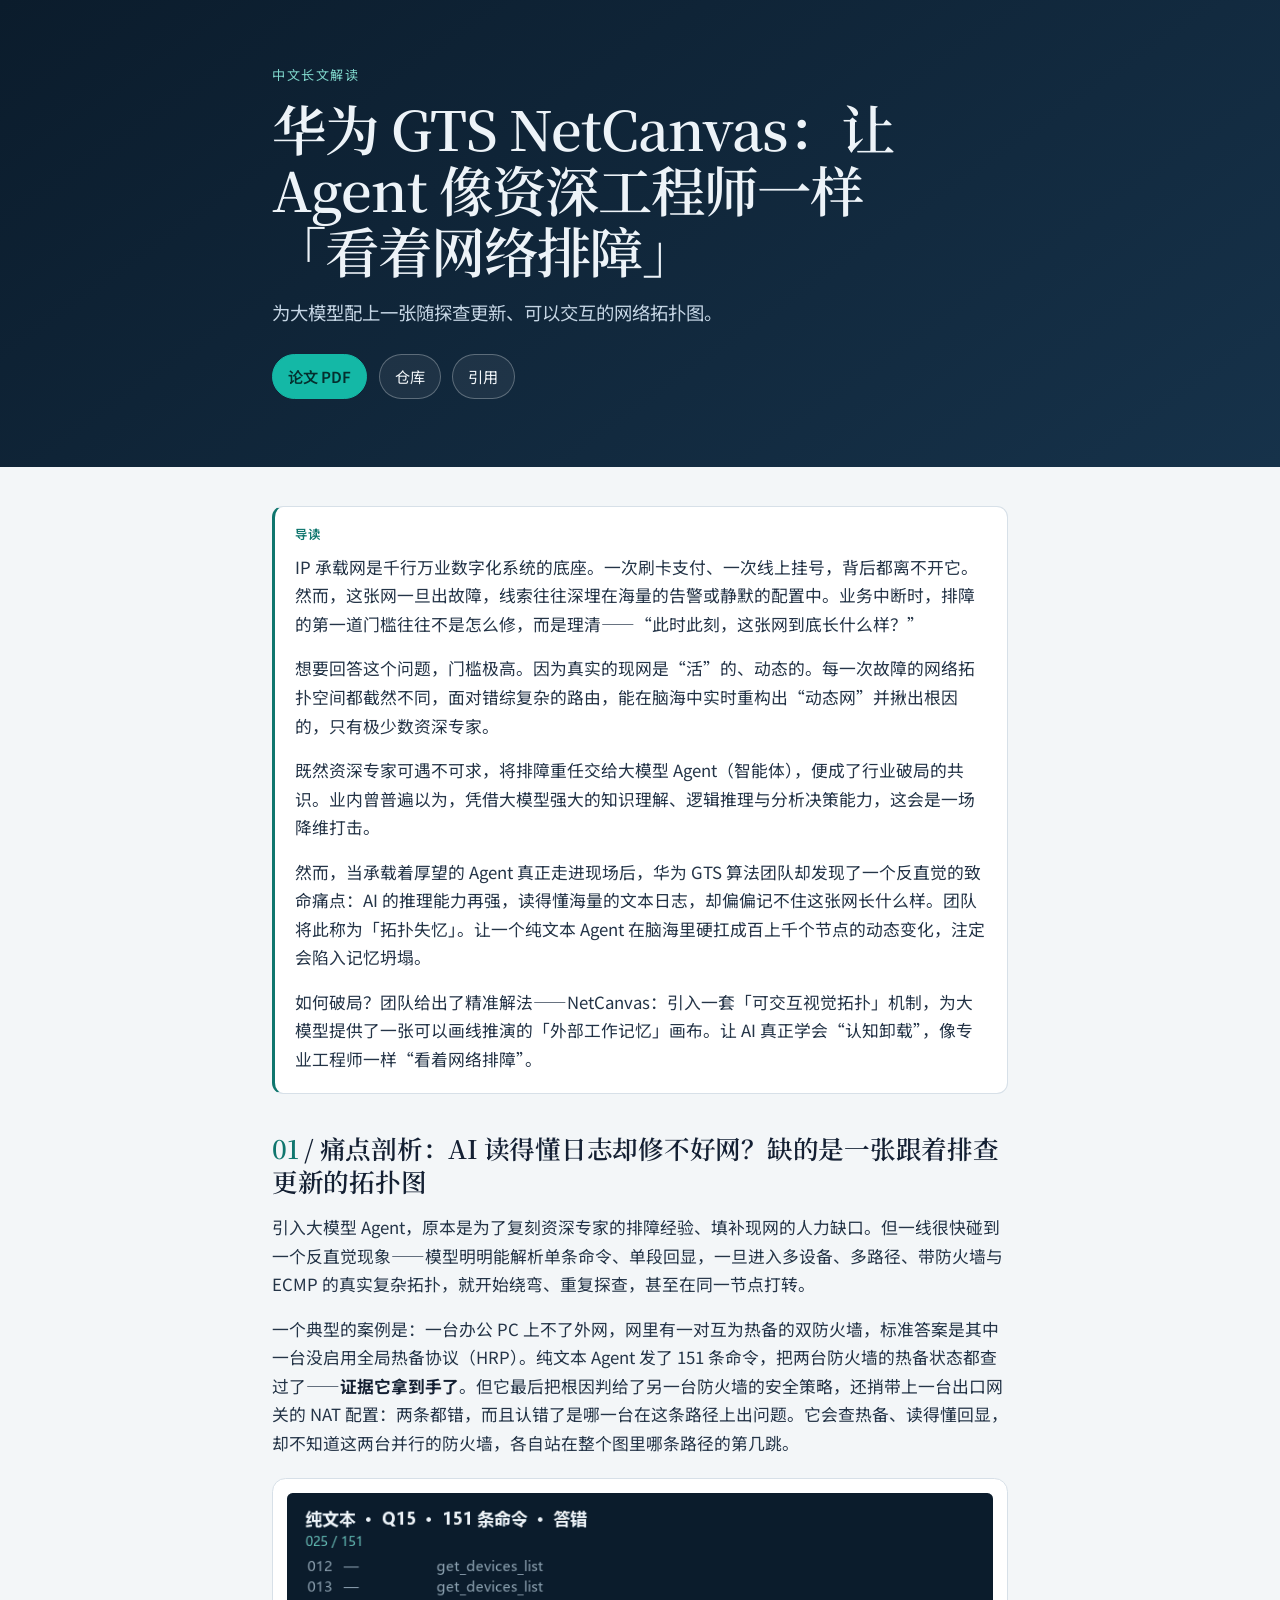
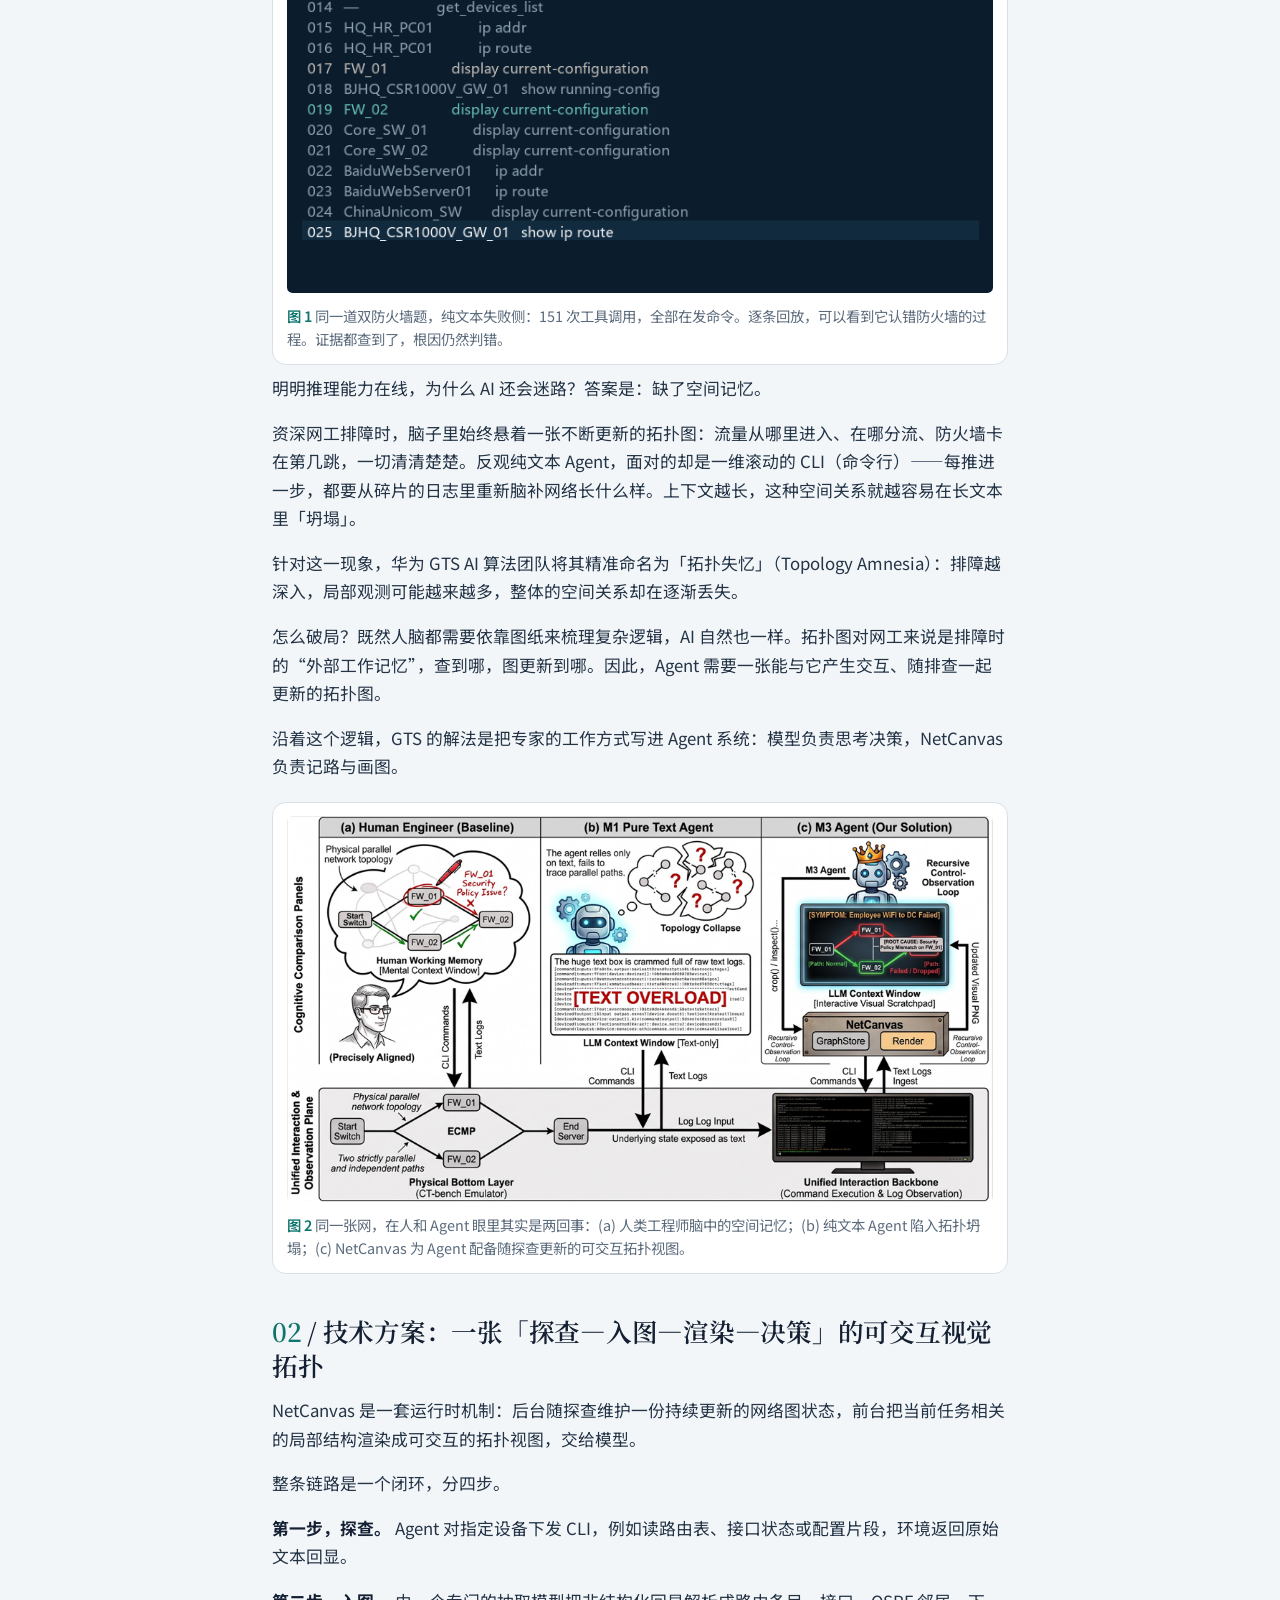
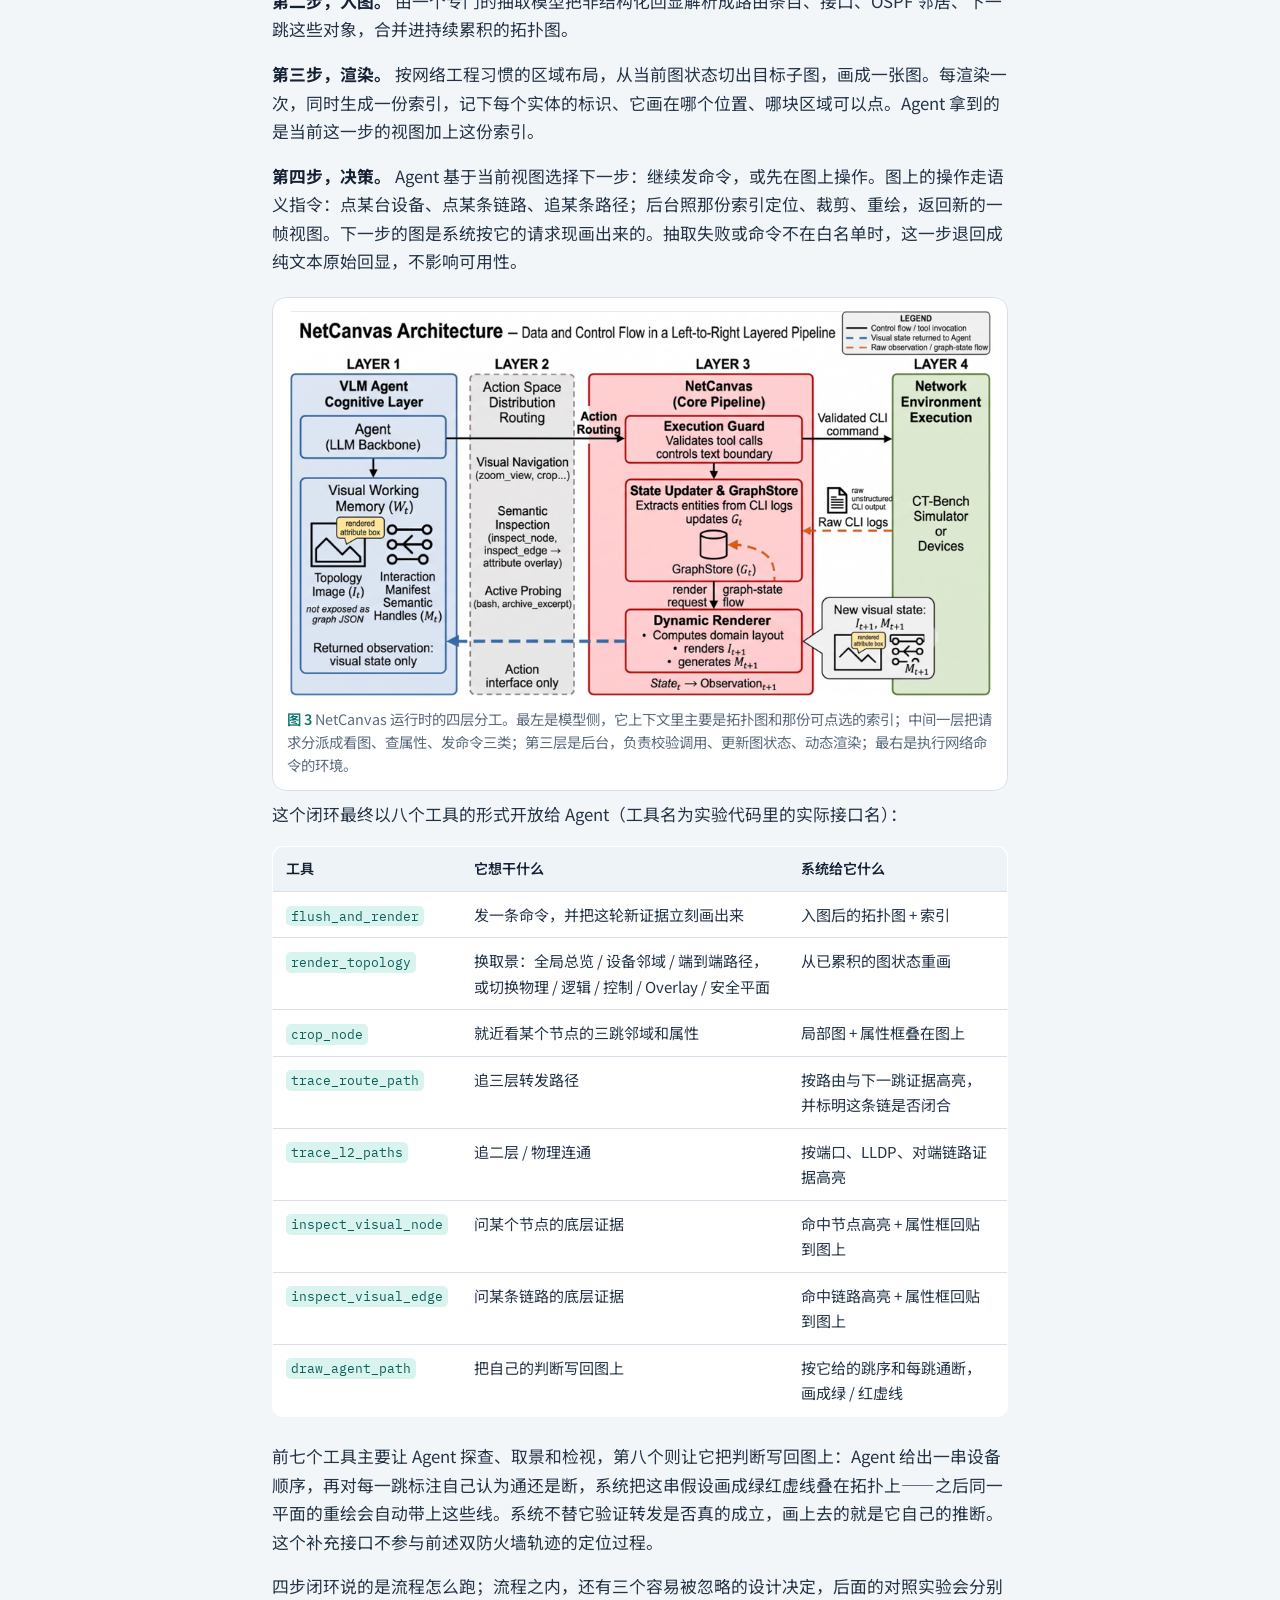
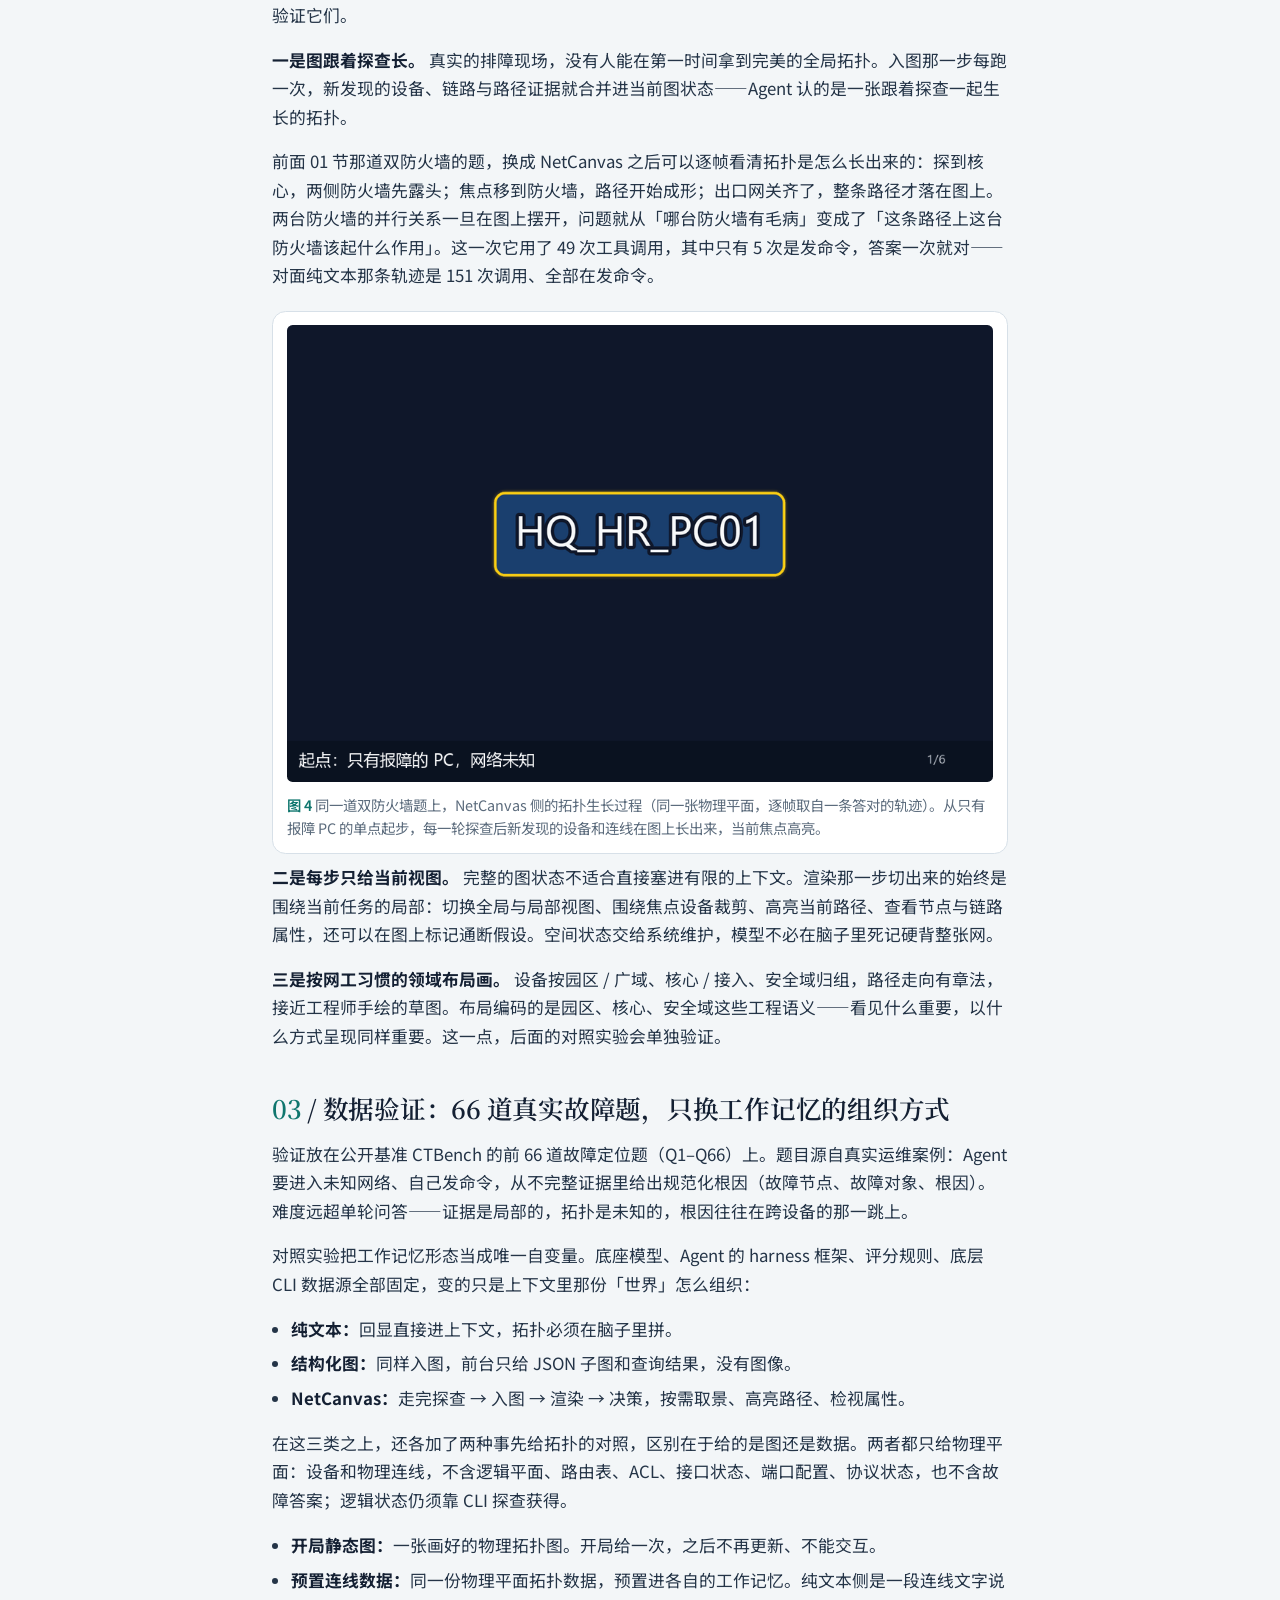
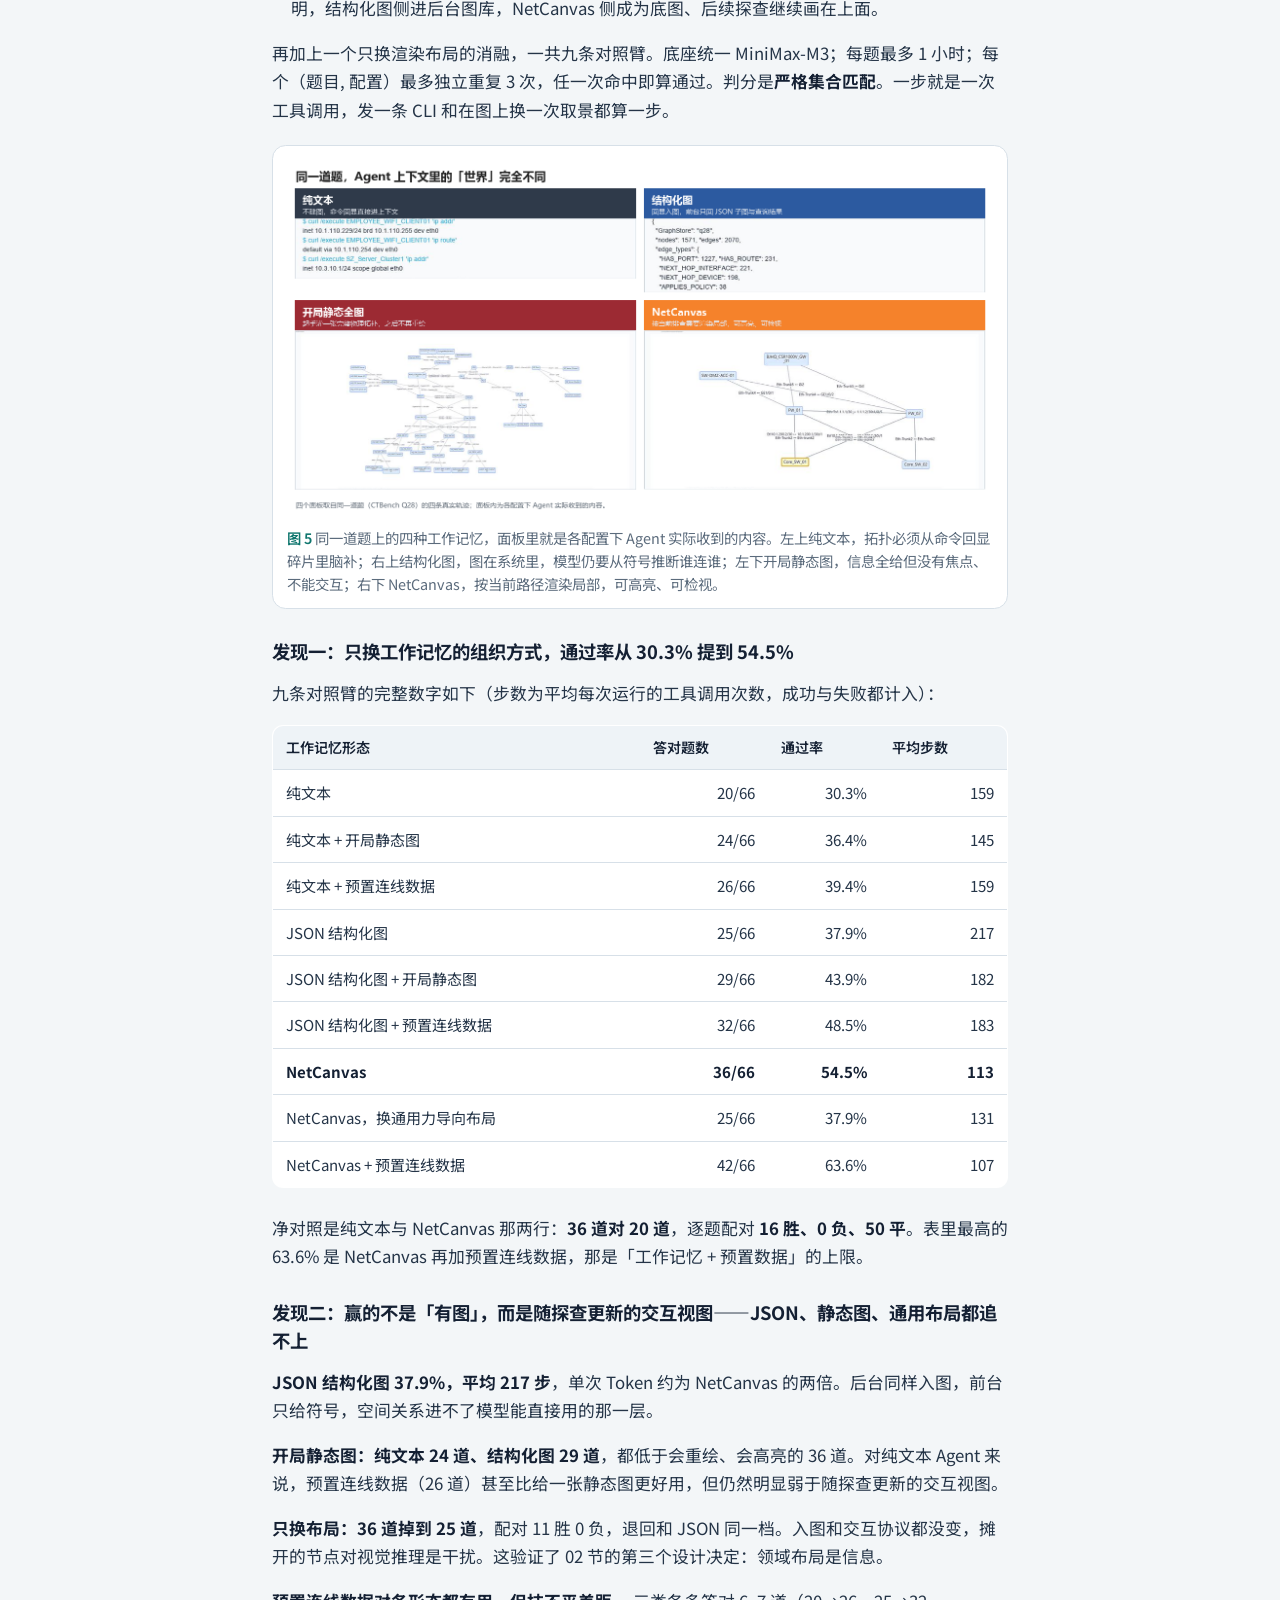
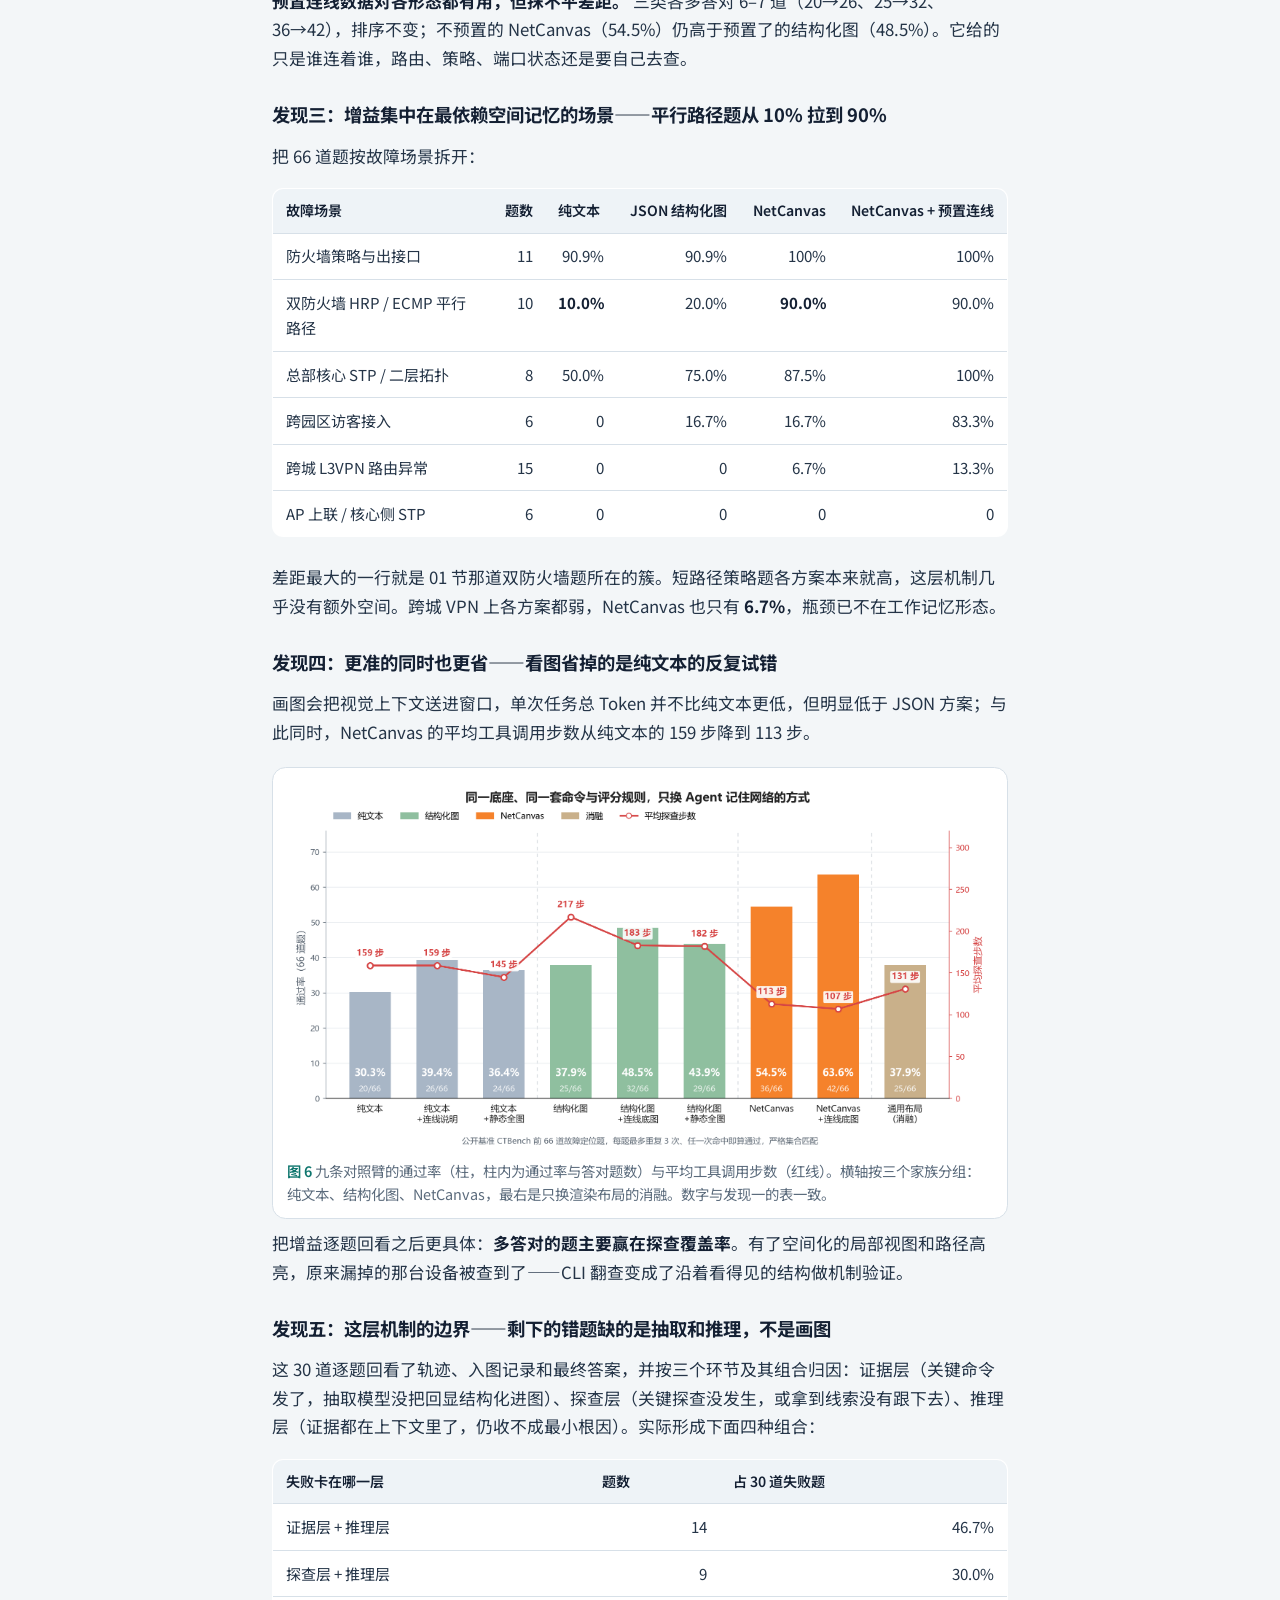
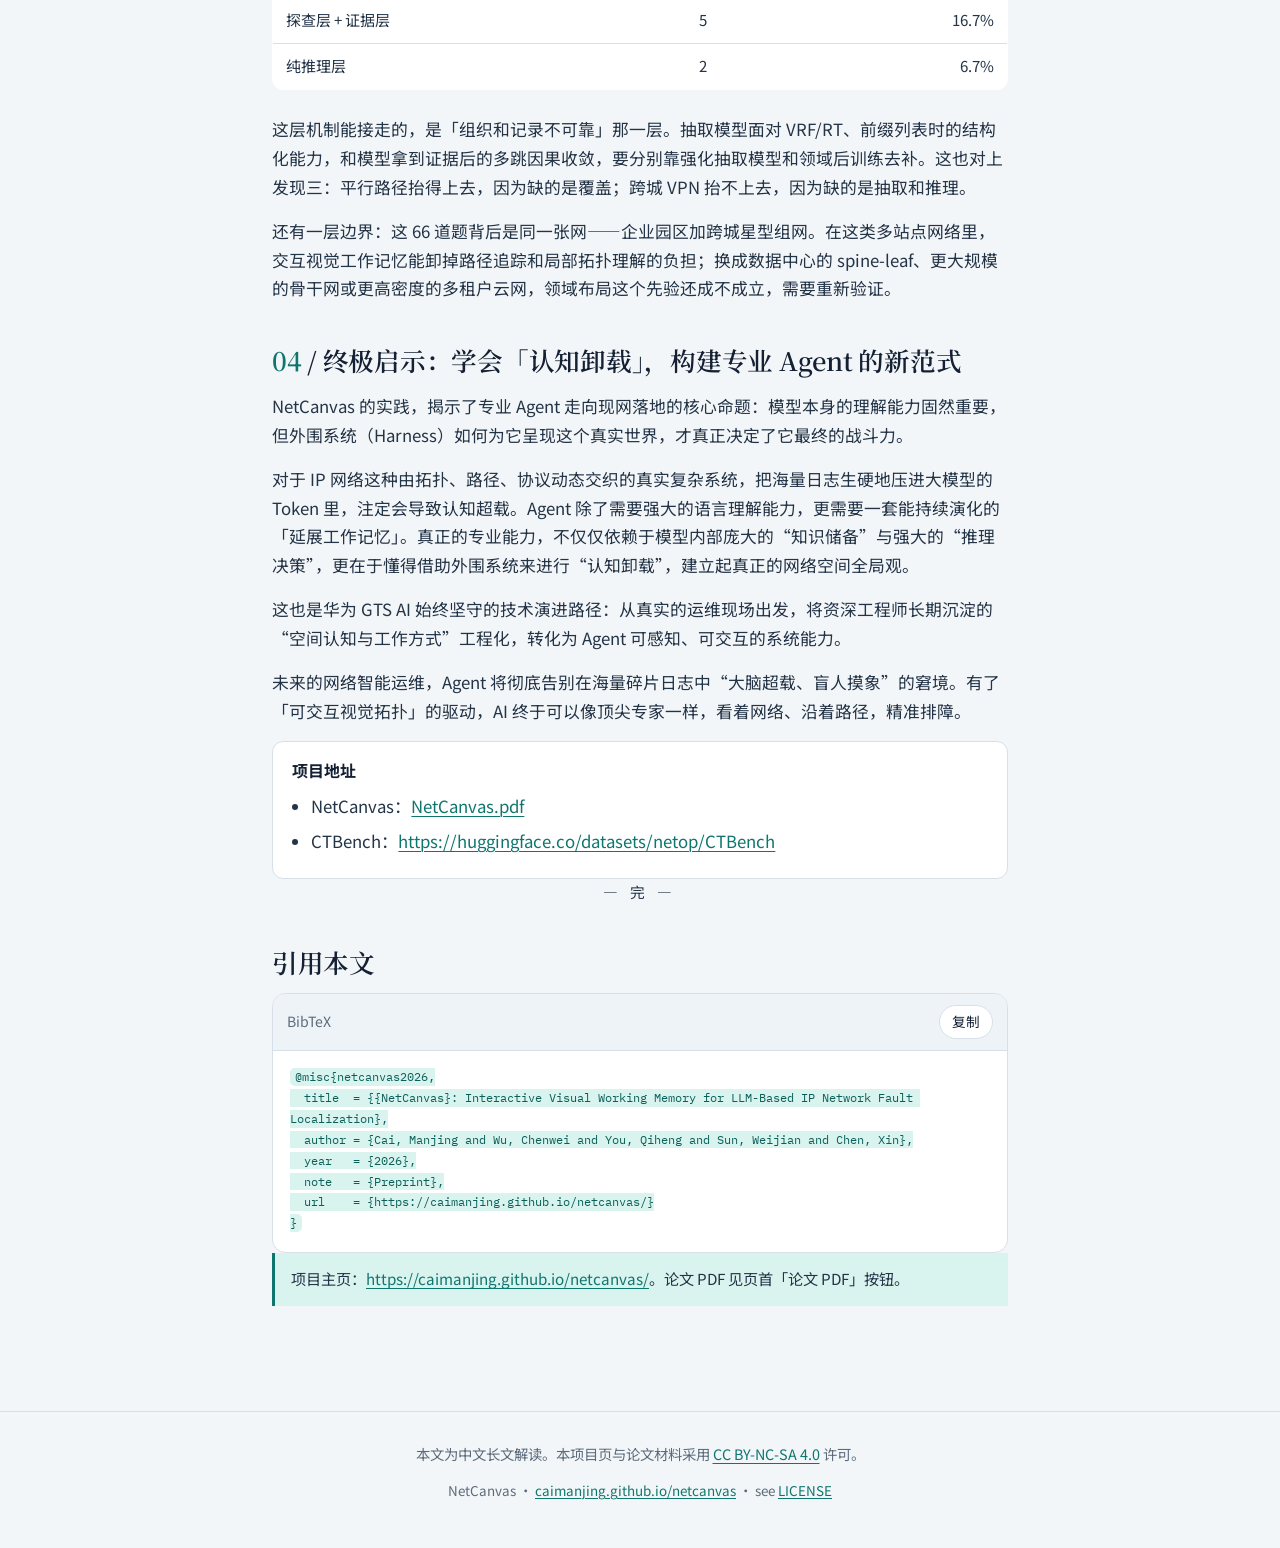
<file: docs/index.html>
<!DOCTYPE html>
<html lang="zh">
<head>
  <meta charset="UTF-8" />
  <meta name="viewport" content="width=device-width, initial-scale=1" />
  <title>华为 GTS NetCanvas：让 Agent 像资深工程师一样「看着网络排障」</title>
  <meta name="description" content="华为 GTS NetCanvas 为大模型 Agent 提供随探查更新的可交互视觉拓扑，让 Agent 像资深工程师一样看着网络排障。" />
  <link rel="preconnect" href="https://fonts.googleapis.com" />
  <link rel="preconnect" href="https://fonts.gstatic.com" crossorigin />
  <link href="https://fonts.googleapis.com/css2?family=Newsreader:opsz,wght@6..72,500;6..72,600&family=Noto+Sans+SC:wght@400;600&family=Noto+Serif+SC:wght@600&family=Public+Sans:wght@400;600&family=IBM+Plex+Mono:wght@400;500&display=swap" rel="stylesheet" />
  <link rel="stylesheet" href="assets/theme.css?v=article" />
  <style>
    .hero { padding: 4rem 1.25rem 3.2rem; }
    .hero .kicker { color: #7fd6cb; }
    .hero h1 { max-width: 42rem; }
    .article { width: min(100% - 2rem, var(--max)); margin: 0 auto; padding: 2.4rem 0 4rem; }
    .condu { margin: 0 0 2.4rem; padding: 1.1rem 1.25rem 1.2rem; background: var(--surface); border: 1px solid var(--line); border-left: 3px solid var(--accent); border-radius: 0.7rem; }
    .condu .condu-tag { display: block; margin-bottom: 0.45rem; font-size: 0.78rem; font-weight: 600; letter-spacing: 0.1em; color: var(--accent); }
    .condu p { margin: 0 0 0.8rem; color: #243447; }
    .condu p:last-child { margin-bottom: 0; }
    .article section { margin-bottom: 2.6rem; scroll-margin-top: 1.2rem; }
    .article h2 { margin: 0 0 0.9rem; font-family: var(--font-display); font-size: 1.6rem; font-weight: 600; line-height: 1.3; letter-spacing: -0.01em; }
    .article h3 { margin: 1.8rem 0 0.8rem; font-size: 1.15rem; line-height: 1.5; color: #142033; }
    .sec-num { color: var(--accent); }
    .article p { margin: 0 0 1rem; color: #243447; }
    .article strong { color: #142033; }
    .article ul { margin: 0.4rem 0 1rem; padding-left: 1.2rem; }
    .article ul li { margin: 0.4rem 0; color: #243447; }
    .article code { font-family: var(--font-mono); font-size: 0.88em; color: #0b5f59; background: var(--accent-soft); padding: 0.08rem 0.32rem; border-radius: 0.3rem; }
    .article table { width: 100%; margin: 1.1rem 0 1.6rem; border-collapse: collapse; background: var(--surface); border: 1px solid var(--line); border-radius: 0.7rem; overflow: hidden; font-size: 0.94rem; }
    .article th, .article td { padding: 0.62rem 0.8rem; border-bottom: 1px solid var(--line); text-align: left; vertical-align: top; color: #243447; }
    .article thead th { background: #eef3f7; color: #142033; font-weight: 600; font-size: 0.88rem; white-space: nowrap; }
    .article tbody tr:last-child td { border-bottom: 0; }
    .article tbody tr:hover { background: #f6fafb; }
    .article td.num { text-align: right; white-space: nowrap; font-variant-numeric: tabular-nums; }
    .article .fig { margin: 1.3rem 0 0.6rem; }
    .article figcaption { font-size: 0.9rem; color: var(--muted); line-height: 1.6; }
    .article figcaption strong { color: var(--accent); font-weight: 600; }
    .end-mark { margin-top: 2.4rem; text-align: center; color: var(--muted); letter-spacing: 0.3em; font-size: 0.92rem; }
    .sources { margin-top: 1rem; padding: 1rem 1.2rem; background: var(--surface); border: 1px solid var(--line); border-radius: 0.7rem; }
    .sources h3 { margin: 0 0 0.6rem; font-size: 1rem; }
    .sources ul { margin: 0; padding-left: 1.2rem; }
    .sources li { margin: 0.3rem 0; }
  </style>
</head>
<body>
  <header class="hero">
    <div class="hero-inner">
      <p class="kicker">中文长文解读</p>
      <h1>华为 GTS NetCanvas：让 Agent 像资深工程师一样「看着网络排障」</h1>
      <p class="tagline">为大模型配上一张随探查更新、可以交互的网络拓扑图。</p>
      <p class="links">
        <a class="primary" href="paper/NetCanvas.pdf">论文 PDF</a>
        <a href="https://github.com/caimanjing/netcanvas">仓库</a>
        <a href="#cite">引用</a>
      </p>
    </div>
  </header>

  <main class="article">
    <div class="condu">
      <span class="condu-tag">导读</span>
      <p>IP 承载网是千行万业数字化系统的底座。一次刷卡支付、一次线上挂号，背后都离不开它。然而，这张网一旦出故障，线索往往深埋在海量的告警或静默的配置中。业务中断时，排障的第一道门槛往往不是怎么修，而是理清——“此时此刻，这张网到底长什么样？”</p>
      <p>想要回答这个问题，门槛极高。因为真实的现网是“活”的、动态的。每一次故障的网络拓扑空间都截然不同，面对错综复杂的路由，能在脑海中实时重构出“动态网”并揪出根因的，只有极少数资深专家。</p>
      <p>既然资深专家可遇不可求，将排障重任交给大模型 Agent（智能体），便成了行业破局的共识。业内曾普遍以为，凭借大模型强大的知识理解、逻辑推理与分析决策能力，这会是一场降维打击。</p>
      <p>然而，当承载着厚望的 Agent 真正走进现场后，华为 GTS 算法团队却发现了一个反直觉的致命痛点：AI 的推理能力再强，读得懂海量的文本日志，却偏偏记不住这张网长什么样。团队将此称为「拓扑失忆」。让一个纯文本 Agent 在脑海里硬扛成百上千个节点的动态变化，注定会陷入记忆坍塌。</p>
      <p>如何破局？团队给出了精准解法——NetCanvas：引入一套「可交互视觉拓扑」机制，为大模型提供了一张可以画线推演的「外部工作记忆」画布。让 AI 真正学会“认知卸载”，像专业工程师一样“看着网络排障”。</p>
    </div>

    <section>
      <h2><span class="sec-num">01</span> / 痛点剖析：AI 读得懂日志却修不好网？缺的是一张跟着排查更新的拓扑图</h2>
      <p>引入大模型 Agent，原本是为了复刻资深专家的排障经验、填补现网的人力缺口。但一线很快碰到一个反直觉现象——模型明明能解析单条命令、单段回显，一旦进入多设备、多路径、带防火墙与 ECMP 的真实复杂拓扑，就开始绕弯、重复探查，甚至在同一节点打转。</p>
      <p>一个典型的案例是：一台办公 PC 上不了外网，网里有一对互为热备的双防火墙，标准答案是其中一台没启用全局热备协议（HRP）。纯文本 Agent 发了 151 条命令，把两台防火墙的热备状态都查过了——<strong>证据它拿到手了</strong>。但它最后把根因判给了另一台防火墙的安全策略，还捎带上一台出口网关的 NAT 配置：两条都错，而且认错了是哪一台在这条路径上出问题。它会查热备、读得懂回显，却不知道这两台并行的防火墙，各自站在整个图里哪条路径的第几跳。</p>
      <figure class="fig">
        <img src="assets/demo/growth/q15_text_cli.gif" alt="纯文本 Agent 发了 151 条命令" loading="lazy" />
        <figcaption><strong>图 1</strong> 同一道双防火墙题，纯文本失败侧：151 次工具调用，全部在发命令。逐条回放，可以看到它认错防火墙的过程。证据都查到了，根因仍然判错。</figcaption>
      </figure>
      <p>明明推理能力在线，为什么 AI 还会迷路？答案是：缺了空间记忆。</p>
      <p>资深网工排障时，脑子里始终悬着一张不断更新的拓扑图：流量从哪里进入、在哪分流、防火墙卡在第几跳，一切清清楚楚。反观纯文本 Agent，面对的却是一维滚动的 CLI（命令行）——每推进一步，都要从碎片的日志里重新脑补网络长什么样。上下文越长，这种空间关系就越容易在长文本里「坍塌」。</p>
      <p>针对这一现象，华为 GTS AI 算法团队将其精准命名为「拓扑失忆」（Topology Amnesia）：排障越深入，局部观测可能越来越多，整体的空间关系却在逐渐丢失。</p>
      <p>怎么破局？既然人脑都需要依靠图纸来梳理复杂逻辑，AI 自然也一样。拓扑图对网工来说是排障时的“外部工作记忆”，查到哪，图更新到哪。因此，Agent 需要一张能与它产生交互、随排查一起更新的拓扑图。</p>
      <p>沿着这个逻辑，GTS 的解法是把专家的工作方式写进 Agent 系统：模型负责思考决策，NetCanvas 负责记路与画图。</p>
      <figure class="fig">
        <img src="figures/teaser-zh.png" alt="同一张网，在人和 Agent 眼里是两回事" loading="lazy" />
        <figcaption><strong>图 2</strong> 同一张网，在人和 Agent 眼里其实是两回事：(a) 人类工程师脑中的空间记忆；(b) 纯文本 Agent 陷入拓扑坍塌；(c) NetCanvas 为 Agent 配备随探查更新的可交互拓扑视图。</figcaption>
      </figure>
    </section>

    <section>
      <h2><span class="sec-num">02</span> / 技术方案：一张「探查—入图—渲染—决策」的可交互视觉拓扑</h2>
      <p>NetCanvas 是一套运行时机制：后台随探查维护一份持续更新的网络图状态，前台把当前任务相关的局部结构渲染成可交互的拓扑视图，交给模型。</p>
      <p>整条链路是一个闭环，分四步。</p>
      <p><strong>第一步，探查。</strong> Agent 对指定设备下发 CLI，例如读路由表、接口状态或配置片段，环境返回原始文本回显。</p>
      <p><strong>第二步，入图。</strong> 由一个专门的抽取模型把非结构化回显解析成路由条目、接口、OSPF 邻居、下一跳这些对象，合并进持续累积的拓扑图。</p>
      <p><strong>第三步，渲染。</strong> 按网络工程习惯的区域布局，从当前图状态切出目标子图，画成一张图。每渲染一次，同时生成一份索引，记下每个实体的标识、它画在哪个位置、哪块区域可以点。Agent 拿到的是当前这一步的视图加上这份索引。</p>
      <p><strong>第四步，决策。</strong> Agent 基于当前视图选择下一步：继续发命令，或先在图上操作。图上的操作走语义指令：点某台设备、点某条链路、追某条路径；后台照那份索引定位、裁剪、重绘，返回新的一帧视图。下一步的图是系统按它的请求现画出来的。抽取失败或命令不在白名单时，这一步退回成纯文本原始回显，不影响可用性。</p>
      <figure class="fig">
        <img src="figures/architecture.png" alt="NetCanvas 的运行机制" loading="lazy" />
        <figcaption><strong>图 3</strong> NetCanvas 运行时的四层分工。最左是模型侧，它上下文里主要是拓扑图和那份可点选的索引；中间一层把请求分派成看图、查属性、发命令三类；第三层是后台，负责校验调用、更新图状态、动态渲染；最右是执行网络命令的环境。</figcaption>
      </figure>
      <p>这个闭环最终以八个工具的形式开放给 Agent（工具名为实验代码里的实际接口名）：</p>
      <table>
        <thead><tr><th>工具</th><th>它想干什么</th><th>系统给它什么</th></tr></thead>
        <tbody>
          <tr><td><code>flush_and_render</code></td><td>发一条命令，并把这轮新证据立刻画出来</td><td>入图后的拓扑图 + 索引</td></tr>
          <tr><td><code>render_topology</code></td><td>换取景：全局总览 / 设备邻域 / 端到端路径，或切换物理 / 逻辑 / 控制 / Overlay / 安全平面</td><td>从已累积的图状态重画</td></tr>
          <tr><td><code>crop_node</code></td><td>就近看某个节点的三跳邻域和属性</td><td>局部图 + 属性框叠在图上</td></tr>
          <tr><td><code>trace_route_path</code></td><td>追三层转发路径</td><td>按路由与下一跳证据高亮，并标明这条链是否闭合</td></tr>
          <tr><td><code>trace_l2_paths</code></td><td>追二层 / 物理连通</td><td>按端口、LLDP、对端链路证据高亮</td></tr>
          <tr><td><code>inspect_visual_node</code></td><td>问某个节点的底层证据</td><td>命中节点高亮 + 属性框回贴到图上</td></tr>
          <tr><td><code>inspect_visual_edge</code></td><td>问某条链路的底层证据</td><td>命中链路高亮 + 属性框回贴到图上</td></tr>
          <tr><td><code>draw_agent_path</code></td><td>把自己的判断写回图上</td><td>按它给的跳序和每跳通断，画成绿 / 红虚线</td></tr>
        </tbody>
      </table>
      <p>前七个工具主要让 Agent 探查、取景和检视，第八个则让它把判断写回图上：Agent 给出一串设备顺序，再对每一跳标注自己认为通还是断，系统把这串假设画成绿红虚线叠在拓扑上——之后同一平面的重绘会自动带上这些线。系统不替它验证转发是否真的成立，画上去的就是它自己的推断。这个补充接口不参与前述双防火墙轨迹的定位过程。</p>
      <p>四步闭环说的是流程怎么跑；流程之内，还有三个容易被忽略的设计决定，后面的对照实验会分别验证它们。</p>
      <p><strong>一是图跟着探查长。</strong> 真实的排障现场，没有人能在第一时间拿到完美的全局拓扑。入图那一步每跑一次，新发现的设备、链路与路径证据就合并进当前图状态——Agent 认的是一张跟着探查一起生长的拓扑。</p>
      <p>前面 01 节那道双防火墙的题，换成 NetCanvas 之后可以逐帧看清拓扑是怎么长出来的：探到核心，两侧防火墙先露头；焦点移到防火墙，路径开始成形；出口网关齐了，整条路径才落在图上。两台防火墙的并行关系一旦在图上摆开，问题就从「哪台防火墙有毛病」变成了「这条路径上这台防火墙该起什么作用」。这一次它用了 49 次工具调用，其中只有 5 次是发命令，答案一次就对——对面纯文本那条轨迹是 151 次调用、全部在发命令。</p>
      <figure class="fig">
        <img src="assets/demo/growth/q15_physical_growth.gif" alt="拓扑跟着探查一起长" loading="lazy" />
        <figcaption><strong>图 4</strong> 同一道双防火墙题上，NetCanvas 侧的拓扑生长过程（同一张物理平面，逐帧取自一条答对的轨迹）。从只有报障 PC 的单点起步，每一轮探查后新发现的设备和连线在图上长出来，当前焦点高亮。</figcaption>
      </figure>
      <p><strong>二是每步只给当前视图。</strong> 完整的图状态不适合直接塞进有限的上下文。渲染那一步切出来的始终是围绕当前任务的局部：切换全局与局部视图、围绕焦点设备裁剪、高亮当前路径、查看节点与链路属性，还可以在图上标记通断假设。空间状态交给系统维护，模型不必在脑子里死记硬背整张网。</p>
      <p><strong>三是按网工习惯的领域布局画。</strong> 设备按园区 / 广域、核心 / 接入、安全域归组，路径走向有章法，接近工程师手绘的草图。布局编码的是园区、核心、安全域这些工程语义——看见什么重要，以什么方式呈现同样重要。这一点，后面的对照实验会单独验证。</p>
    </section>

    <section>
      <h2><span class="sec-num">03</span> / 数据验证：66 道真实故障题，只换工作记忆的组织方式</h2>
      <p>验证放在公开基准 CTBench 的前 66 道故障定位题（Q1–Q66）上。题目源自真实运维案例：Agent 要进入未知网络、自己发命令，从不完整证据里给出规范化根因（故障节点、故障对象、根因）。难度远超单轮问答——证据是局部的，拓扑是未知的，根因往往在跨设备的那一跳上。</p>
      <p>对照实验把工作记忆形态当成唯一自变量。底座模型、Agent 的 harness 框架、评分规则、底层 CLI 数据源全部固定，变的只是上下文里那份「世界」怎么组织：</p>
      <ul>
        <li><strong>纯文本：</strong>回显直接进上下文，拓扑必须在脑子里拼。</li>
        <li><strong>结构化图：</strong>同样入图，前台只给 JSON 子图和查询结果，没有图像。</li>
        <li><strong>NetCanvas：</strong>走完探查 → 入图 → 渲染 → 决策，按需取景、高亮路径、检视属性。</li>
      </ul>
      <p>在这三类之上，还各加了两种事先给拓扑的对照，区别在于给的是图还是数据。两者都只给物理平面：设备和物理连线，不含逻辑平面、路由表、ACL、接口状态、端口配置、协议状态，也不含故障答案；逻辑状态仍须靠 CLI 探查获得。</p>
      <ul>
        <li><strong>开局静态图：</strong>一张画好的物理拓扑图。开局给一次，之后不再更新、不能交互。</li>
        <li><strong>预置连线数据：</strong>同一份物理平面拓扑数据，预置进各自的工作记忆。纯文本侧是一段连线文字说明，结构化图侧进后台图库，NetCanvas 侧成为底图、后续探查继续画在上面。</li>
      </ul>
      <p>再加上一个只换渲染布局的消融，一共九条对照臂。底座统一 MiniMax-M3；每题最多 1 小时；每个（题目, 配置）最多独立重复 3 次，任一次命中即算通过。判分是<strong>严格集合匹配</strong>。一步就是一次工具调用，发一条 CLI 和在图上换一次取景都算一步。</p>
      <figure class="fig">
        <img src="figures/workflow-zh.png" alt="四种工作记忆，Agent 看见的世界完全不同" loading="lazy" />
        <figcaption><strong>图 5</strong> 同一道题上的四种工作记忆，面板里就是各配置下 Agent 实际收到的内容。左上纯文本，拓扑必须从命令回显碎片里脑补；右上结构化图，图在系统里，模型仍要从符号推断谁连谁；左下开局静态图，信息全给但没有焦点、不能交互；右下 NetCanvas，按当前路径渲染局部，可高亮、可检视。</figcaption>
      </figure>

      <h3>发现一：只换工作记忆的组织方式，通过率从 30.3% 提到 54.5%</h3>
      <p>九条对照臂的完整数字如下（步数为平均每次运行的工具调用次数，成功与失败都计入）：</p>
      <table>
        <thead><tr><th>工作记忆形态</th><th class="num">答对题数</th><th class="num">通过率</th><th class="num">平均步数</th></tr></thead>
        <tbody>
          <tr><td>纯文本</td><td class="num">20/66</td><td class="num">30.3%</td><td class="num">159</td></tr>
          <tr><td>纯文本 + 开局静态图</td><td class="num">24/66</td><td class="num">36.4%</td><td class="num">145</td></tr>
          <tr><td>纯文本 + 预置连线数据</td><td class="num">26/66</td><td class="num">39.4%</td><td class="num">159</td></tr>
          <tr><td>JSON 结构化图</td><td class="num">25/66</td><td class="num">37.9%</td><td class="num">217</td></tr>
          <tr><td>JSON 结构化图 + 开局静态图</td><td class="num">29/66</td><td class="num">43.9%</td><td class="num">182</td></tr>
          <tr><td>JSON 结构化图 + 预置连线数据</td><td class="num">32/66</td><td class="num">48.5%</td><td class="num">183</td></tr>
          <tr><td><strong>NetCanvas</strong></td><td class="num"><strong>36/66</strong></td><td class="num"><strong>54.5%</strong></td><td class="num"><strong>113</strong></td></tr>
          <tr><td>NetCanvas，换通用力导向布局</td><td class="num">25/66</td><td class="num">37.9%</td><td class="num">131</td></tr>
          <tr><td>NetCanvas + 预置连线数据</td><td class="num">42/66</td><td class="num">63.6%</td><td class="num">107</td></tr>
        </tbody>
      </table>
      <p>净对照是纯文本与 NetCanvas 那两行：<strong>36 道对 20 道</strong>，逐题配对 <strong>16 胜、0 负、50 平</strong>。表里最高的 63.6% 是 NetCanvas 再加预置连线数据，那是「工作记忆 + 预置数据」的上限。</p>

      <h3>发现二：赢的不是「有图」，而是随探查更新的交互视图——JSON、静态图、通用布局都追不上</h3>
      <p><strong>JSON 结构化图 37.9%，平均 217 步</strong>，单次 Token 约为 NetCanvas 的两倍。后台同样入图，前台只给符号，空间关系进不了模型能直接用的那一层。</p>
      <p><strong>开局静态图：纯文本 24 道、结构化图 29 道</strong>，都低于会重绘、会高亮的 36 道。对纯文本 Agent 来说，预置连线数据（26 道）甚至比给一张静态图更好用，但仍然明显弱于随探查更新的交互视图。</p>
      <p><strong>只换布局：36 道掉到 25 道</strong>，配对 11 胜 0 负，退回和 JSON 同一档。入图和交互协议都没变，摊开的节点对视觉推理是干扰。这验证了 02 节的第三个设计决定：领域布局是信息。</p>
      <p><strong>预置连线数据对各形态都有用，但抹不平差距。</strong> 三类各多答对 6–7 道（20→26、25→32、36→42），排序不变；不预置的 NetCanvas（54.5%）仍高于预置了的结构化图（48.5%）。它给的只是谁连着谁，路由、策略、端口状态还是要自己去查。</p>

      <h3>发现三：增益集中在最依赖空间记忆的场景——平行路径题从 10% 拉到 90%</h3>
      <p>把 66 道题按故障场景拆开：</p>
      <table>
        <thead><tr><th>故障场景</th><th class="num">题数</th><th class="num">纯文本</th><th class="num">JSON 结构化图</th><th class="num">NetCanvas</th><th class="num">NetCanvas + 预置连线</th></tr></thead>
        <tbody>
          <tr><td>防火墙策略与出接口</td><td class="num">11</td><td class="num">90.9%</td><td class="num">90.9%</td><td class="num">100%</td><td class="num">100%</td></tr>
          <tr><td>双防火墙 HRP / ECMP 平行路径</td><td class="num">10</td><td class="num"><strong>10.0%</strong></td><td class="num">20.0%</td><td class="num"><strong>90.0%</strong></td><td class="num">90.0%</td></tr>
          <tr><td>总部核心 STP / 二层拓扑</td><td class="num">8</td><td class="num">50.0%</td><td class="num">75.0%</td><td class="num">87.5%</td><td class="num">100%</td></tr>
          <tr><td>跨园区访客接入</td><td class="num">6</td><td class="num">0</td><td class="num">16.7%</td><td class="num">16.7%</td><td class="num">83.3%</td></tr>
          <tr><td>跨城 L3VPN 路由异常</td><td class="num">15</td><td class="num">0</td><td class="num">0</td><td class="num">6.7%</td><td class="num">13.3%</td></tr>
          <tr><td>AP 上联 / 核心侧 STP</td><td class="num">6</td><td class="num">0</td><td class="num">0</td><td class="num">0</td><td class="num">0</td></tr>
        </tbody>
      </table>
      <p>差距最大的一行就是 01 节那道双防火墙题所在的簇。短路径策略题各方案本来就高，这层机制几乎没有额外空间。跨城 VPN 上各方案都弱，NetCanvas 也只有 <strong>6.7%</strong>，瓶颈已不在工作记忆形态。</p>

      <h3>发现四：更准的同时也更省——看图省掉的是纯文本的反复试错</h3>
      <p>画图会把视觉上下文送进窗口，单次任务总 Token 并不比纯文本更低，但明显低于 JSON 方案；与此同时，NetCanvas 的平均工具调用步数从纯文本的 159 步降到 113 步。</p>
      <figure class="fig">
        <img src="figures/results-zh.png" alt="CTBench 通过率与平均工具调用步数" loading="lazy" />
        <figcaption><strong>图 6</strong> 九条对照臂的通过率（柱，柱内为通过率与答对题数）与平均工具调用步数（红线）。横轴按三个家族分组：纯文本、结构化图、NetCanvas，最右是只换渲染布局的消融。数字与发现一的表一致。</figcaption>
      </figure>
      <p>把增益逐题回看之后更具体：<strong>多答对的题主要赢在探查覆盖率</strong>。有了空间化的局部视图和路径高亮，原来漏掉的那台设备被查到了——CLI 翻查变成了沿着看得见的结构做机制验证。</p>

      <h3>发现五：这层机制的边界——剩下的错题缺的是抽取和推理，不是画图</h3>
      <p>这 30 道逐题回看了轨迹、入图记录和最终答案，并按三个环节及其组合归因：证据层（关键命令发了，抽取模型没把回显结构化进图）、探查层（关键探查没发生，或拿到线索没有跟下去）、推理层（证据都在上下文里了，仍收不成最小根因）。实际形成下面四种组合：</p>
      <table>
        <thead><tr><th>失败卡在哪一层</th><th class="num">题数</th><th class="num">占 30 道失败题</th></tr></thead>
        <tbody>
          <tr><td>证据层 + 推理层</td><td class="num">14</td><td class="num">46.7%</td></tr>
          <tr><td>探查层 + 推理层</td><td class="num">9</td><td class="num">30.0%</td></tr>
          <tr><td>探查层 + 证据层</td><td class="num">5</td><td class="num">16.7%</td></tr>
          <tr><td>纯推理层</td><td class="num">2</td><td class="num">6.7%</td></tr>
        </tbody>
      </table>
      <p>这层机制能接走的，是「组织和记录不可靠」那一层。抽取模型面对 VRF/RT、前缀列表时的结构化能力，和模型拿到证据后的多跳因果收敛，要分别靠强化抽取模型和领域后训练去补。这也对上发现三：平行路径抬得上去，因为缺的是覆盖；跨城 VPN 抬不上去，因为缺的是抽取和推理。</p>
      <p>还有一层边界：这 66 道题背后是同一张网——企业园区加跨城星型组网。在这类多站点网络里，交互视觉工作记忆能卸掉路径追踪和局部拓扑理解的负担；换成数据中心的 spine-leaf、更大规模的骨干网或更高密度的多租户云网，领域布局这个先验还成不成立，需要重新验证。</p>
    </section>

    <section>
      <h2><span class="sec-num">04</span> / 终极启示：学会「认知卸载」，构建专业 Agent 的新范式</h2>
      <p>NetCanvas 的实践，揭示了专业 Agent 走向现网落地的核心命题：模型本身的理解能力固然重要，但外围系统（Harness）如何为它呈现这个真实世界，才真正决定了它最终的战斗力。</p>
      <p>对于 IP 网络这种由拓扑、路径、协议动态交织的真实复杂系统，把海量日志生硬地压进大模型的 Token 里，注定会导致认知超载。Agent 除了需要强大的语言理解能力，更需要一套能持续演化的「延展工作记忆」。真正的专业能力，不仅仅依赖于模型内部庞大的“知识储备”与强大的“推理决策”，更在于懂得借助外围系统来进行“认知卸载”，建立起真正的网络空间全局观。</p>
      <p>这也是华为 GTS AI 始终坚守的技术演进路径：从真实的运维现场出发，将资深工程师长期沉淀的“空间认知与工作方式”工程化，转化为 Agent 可感知、可交互的系统能力。</p>
      <p>未来的网络智能运维，Agent 将彻底告别在海量碎片日志中“大脑超载、盲人摸象”的窘境。有了「可交互视觉拓扑」的驱动，AI 终于可以像顶尖专家一样，看着网络、沿着路径，精准排障。</p>
      <div class="sources">
        <h3>项目地址</h3>
        <ul>
          <li>NetCanvas：<a href="paper/NetCanvas.pdf">NetCanvas.pdf</a></li>
          <li>CTBench：<a href="https://huggingface.co/datasets/netop/CTBench">https://huggingface.co/datasets/netop/CTBench</a></li>
        </ul>
      </div>
      <p class="end-mark">— 完 —</p>
    </section>

    <section id="cite">
      <h2>引用本文</h2>
      <div class="citation">
        <div class="citation-bar"><span>BibTeX</span><button type="button" id="copy-bibtex">复制</button></div>
        <pre><code id="bibtex-code">@misc{netcanvas2026,
  title  = {{NetCanvas}: Interactive Visual Working Memory for LLM-Based IP Network Fault Localization},
  author = {Cai, Manjing and Wu, Chenwei and You, Qiheng and Sun, Weijian and Chen, Xin},
  year   = {2026},
  note   = {Preprint},
  url    = {https://caimanjing.github.io/netcanvas/}
}</code></pre>
      </div>
      <p class="note">项目主页：<a href="https://caimanjing.github.io/netcanvas/">https://caimanjing.github.io/netcanvas/</a>。论文 PDF 见页首「论文 PDF」按钮。</p>
    </section>
  </main>

  <footer class="site-footer">
    <p>本文为中文长文解读。本项目页与论文材料采用 <a rel="license" href="https://creativecommons.org/licenses/by-nc-sa/4.0/">CC BY-NC-SA 4.0</a> 许可。</p>
    <p class="footer-meta">NetCanvas · <a href="https://caimanjing.github.io/netcanvas/">caimanjing.github.io/netcanvas</a> · see <a href="LICENSE">LICENSE</a></p>
  </footer>

  <script>
    (function () {
      const btn = document.getElementById("copy-bibtex");
      const code = document.getElementById("bibtex-code");
      if (!btn || !code) return;
      btn.addEventListener("click", function () {
        const text = code.textContent.trim();
        if (navigator.clipboard && navigator.clipboard.writeText) {
          navigator.clipboard.writeText(text)
            .then(function () {
              btn.textContent = "已复制";
              setTimeout(function () { btn.textContent = "复制"; }, 1600);
            })
            .catch(function () { btn.textContent = "请手动全选"; });
        } else {
          btn.textContent = "请手动全选";
        }
      });
    })();
  </script>
</body>
</html>
</file>
<file: docs/assets/theme.css>
:root {
  --bg: #f3f6f8;
  --surface: #ffffff;
  --ink: #142033;
  --muted: #5b6b7c;
  --line: #d7e0e8;
  --accent: #0f766e;
  --accent-soft: #d9f3ef;
  --hero-from: #0b1c2c;
  --hero-to: #16324a;
  --max: 46rem;
  --nav: 14rem;
  --font-display: "Newsreader", "Source Serif 4", Georgia, serif;
  --font-body: "Public Sans", "Segoe UI", sans-serif;
  --font-mono: "IBM Plex Mono", ui-monospace, monospace;
}

html[lang="zh"] {
  --font-display: "Noto Serif SC", "Newsreader", Georgia, serif;
  --font-body: "Noto Sans SC", "Public Sans", "Segoe UI", sans-serif;
}

*,
*::before,
*::after {
  box-sizing: border-box;
}

html {
  scroll-behavior: smooth;
}

body {
  margin: 0;
  color: var(--ink);
  background:
    radial-gradient(1200px 500px at 10% -10%, #d7ece8 0%, transparent 55%),
    radial-gradient(900px 420px at 90% 0%, #d9e5f2 0%, transparent 50%),
    var(--bg);
  font-family: var(--font-body);
  font-size: 1.05rem;
  line-height: 1.7;
}

img,
video {
  max-width: 100%;
  height: auto;
  display: block;
}

a {
  color: var(--accent);
  text-decoration-thickness: 1px;
  text-underline-offset: 0.18em;
}

a:hover {
  color: #0b5f59;
}

.hero {
  position: relative;
  background: linear-gradient(145deg, var(--hero-from), var(--hero-to));
  color: #edf3f8;
  padding: 4.5rem 1.25rem 3.5rem;
}

.hero-bar {
  width: min(100% - 2rem, calc(var(--max) + var(--nav) + 3rem));
  margin: -2.6rem auto 1.6rem;
  display: flex;
  justify-content: flex-end;
}

.lang-switch {
  display: inline-flex;
  gap: 0.2rem;
  padding: 0.18rem;
  border: 1px solid rgba(255, 255, 255, 0.28);
  border-radius: 999px;
  background: rgba(255, 255, 255, 0.06);
}

.lang-switch button {
  font: inherit;
  font-size: 0.82rem;
  letter-spacing: 0.04em;
  cursor: pointer;
  border: 0;
  border-radius: 999px;
  padding: 0.28rem 0.7rem;
  background: transparent;
  color: #c5d5e4;
}

.lang-switch button:hover {
  color: #fff;
}

.lang-switch button.active {
  background: #14b8a6;
  color: #042f2e;
  font-weight: 600;
}

.hero-inner,
.page {
  width: min(100% - 2rem, calc(var(--max) + var(--nav) + 3rem));
  margin: 0 auto;
}

.hero-inner {
  max-width: var(--max);
}

.kicker {
  margin: 0 0 0.75rem;
  font-size: 0.82rem;
  letter-spacing: 0.12em;
  text-transform: uppercase;
  color: #9fb6c9;
}

.hero h1 {
  margin: 0;
  font-family: var(--font-display);
  font-size: clamp(2.4rem, 5vw, 3.4rem);
  font-weight: 600;
  line-height: 1.12;
  letter-spacing: -0.02em;
}

.tagline {
  margin: 1rem 0 0;
  max-width: 38rem;
  font-size: 1.15rem;
  color: #c5d5e4;
}

.links {
  display: flex;
  flex-wrap: wrap;
  gap: 0.7rem;
  margin-top: 1.6rem;
}

.links a {
  display: inline-flex;
  align-items: center;
  padding: 0.55rem 0.95rem;
  border: 1px solid rgba(255, 255, 255, 0.28);
  border-radius: 999px;
  color: #f4f8fb;
  text-decoration: none;
  background: rgba(255, 255, 255, 0.06);
  font-size: 0.95rem;
}

.links a:hover {
  background: rgba(255, 255, 255, 0.14);
  color: #fff;
}

.links a.primary {
  background: #14b8a6;
  border-color: #14b8a6;
  color: #042f2e;
  font-weight: 600;
}

.links a.disabled {
  opacity: 0.45;
  pointer-events: none;
  cursor: default;
}

.layout {
  display: grid;
  grid-template-columns: var(--nav) minmax(0, var(--max));
  gap: 2.5rem;
  width: min(100% - 2rem, calc(var(--max) + var(--nav) + 3rem));
  margin: 0 auto;
  padding: 2.5rem 0 4rem;
}

.toc {
  position: sticky;
  top: 1.25rem;
  align-self: start;
  padding: 0.2rem 0;
}

.toc p {
  margin: 0 0 0.7rem;
  font-size: 0.75rem;
  letter-spacing: 0.1em;
  text-transform: uppercase;
  color: var(--muted);
}

.toc a {
  display: block;
  padding: 0.28rem 0;
  color: var(--muted);
  text-decoration: none;
  font-size: 0.92rem;
}

.toc a:hover,
.toc a.active {
  color: var(--accent);
}

main section {
  margin-bottom: 2.8rem;
  scroll-margin-top: 1.2rem;
}

.section-kicker {
  margin: 0 0 0.35rem;
  font-size: 0.78rem;
  font-weight: 600;
  letter-spacing: 0.08em;
  color: var(--accent);
}

html[lang="zh"] .section-kicker {
  letter-spacing: 0.18em;
}

main h2 {
  margin: 0 0 0.9rem;
  font-family: var(--font-display);
  font-size: 1.85rem;
  font-weight: 600;
  letter-spacing: -0.01em;
}

main h3 {
  margin: 1.4rem 0 0.55rem;
  font-size: 1.1rem;
}

.lead,
main p {
  margin: 0 0 1rem;
  color: #243447;
}

.lead {
  font-size: 1.12rem;
}

.stats {
  display: grid;
  grid-template-columns: repeat(3, 1fr);
  gap: 0.8rem;
  margin: 1.3rem 0 1.6rem;
}

.stat {
  padding: 0.95rem 1rem;
  background: var(--surface);
  border: 1px solid var(--line);
  border-radius: 0.7rem;
}

.stat strong {
  display: block;
  font-family: var(--font-display);
  font-size: 1.55rem;
  line-height: 1.1;
  color: var(--accent);
}

.stat span {
  display: block;
  margin-top: 0.3rem;
  font-size: 0.86rem;
  color: var(--muted);
}

figure {
  margin: 1.2rem 0 0.4rem;
  padding: 0.85rem;
  background: var(--surface);
  border: 1px solid var(--line);
  border-radius: 0.85rem;
}

figure img,
figure video {
  width: 100%;
  border-radius: 0.35rem;
}

figure video {
  background: #0b1c2c;
}

figcaption {
  margin-top: 0.7rem;
  font-size: 0.9rem;
  color: var(--muted);
}

.loop {
  display: flex;
  flex-wrap: wrap;
  gap: 0.45rem;
  margin: 1rem 0 1.2rem;
}

.loop span {
  padding: 0.35rem 0.7rem;
  border-radius: 999px;
  background: var(--accent-soft);
  color: #115e59;
  font-size: 0.88rem;
  font-weight: 600;
}

ul.clean {
  margin: 0.4rem 0 1rem;
  padding-left: 1.15rem;
}

ul.clean li {
  margin: 0.35rem 0;
}

.citation {
  background: var(--surface);
  border: 1px solid var(--line);
  border-radius: 0.85rem;
  overflow: hidden;
}

.citation-bar {
  display: flex;
  justify-content: space-between;
  align-items: center;
  padding: 0.65rem 0.9rem;
  border-bottom: 1px solid var(--line);
  background: #eef3f7;
  font-size: 0.88rem;
  color: var(--muted);
}

.citation button {
  border: 1px solid var(--line);
  background: #fff;
  color: var(--ink);
  border-radius: 999px;
  padding: 0.3rem 0.75rem;
  cursor: pointer;
  font: inherit;
  font-size: 0.85rem;
}

.citation button:hover {
  border-color: var(--accent);
  color: var(--accent);
}

.citation pre {
  margin: 0;
  padding: 1rem 1.05rem 1.15rem;
  overflow-x: auto;
  font-family: var(--font-mono);
  font-size: 0.84rem;
  line-height: 1.55;
  white-space: pre-wrap;
}

.note {
  margin-top: 1.2rem;
  padding: 0.85rem 1rem;
  border-left: 3px solid var(--accent);
  background: var(--accent-soft);
  color: #134e4a;
  font-size: 0.95rem;
}

.site-footer {
  border-top: 1px solid var(--line);
  padding: 1.4rem 1.25rem 2.4rem;
  color: var(--muted);
  font-size: 0.9rem;
  text-align: center;
}

.site-footer p {
  margin: 0.45rem 0;
}

.site-footer img {
  display: inline-block;
  margin: 0.2rem auto 0;
}

.site-footer .footer-meta {
  margin-top: 0.8rem;
  font-size: 0.84rem;
}

@media (max-width: 920px) {
  .layout {
    grid-template-columns: 1fr;
    gap: 1.2rem;
  }

  .toc {
    position: static;
    display: flex;
    flex-wrap: wrap;
    gap: 0.35rem 1rem;
    padding-bottom: 0.4rem;
    border-bottom: 1px solid var(--line);
  }

  .toc p {
    width: 100%;
  }

  .stats {
    grid-template-columns: 1fr;
  }

  .growth-grid {
    grid-template-columns: 1fr;
  }
}

.growth-grid {
  display: grid;
  grid-template-columns: 1fr 1fr;
  gap: 1rem;
}

.growth-grid video {
  width: 100%;
  height: auto;
  display: block;
  background: #0b1c2c;
  border-radius: 0.35rem;
}

.growth-fallback {
  margin: 0.45rem 0 0;
  font-size: 0.86rem;
}
</file>
